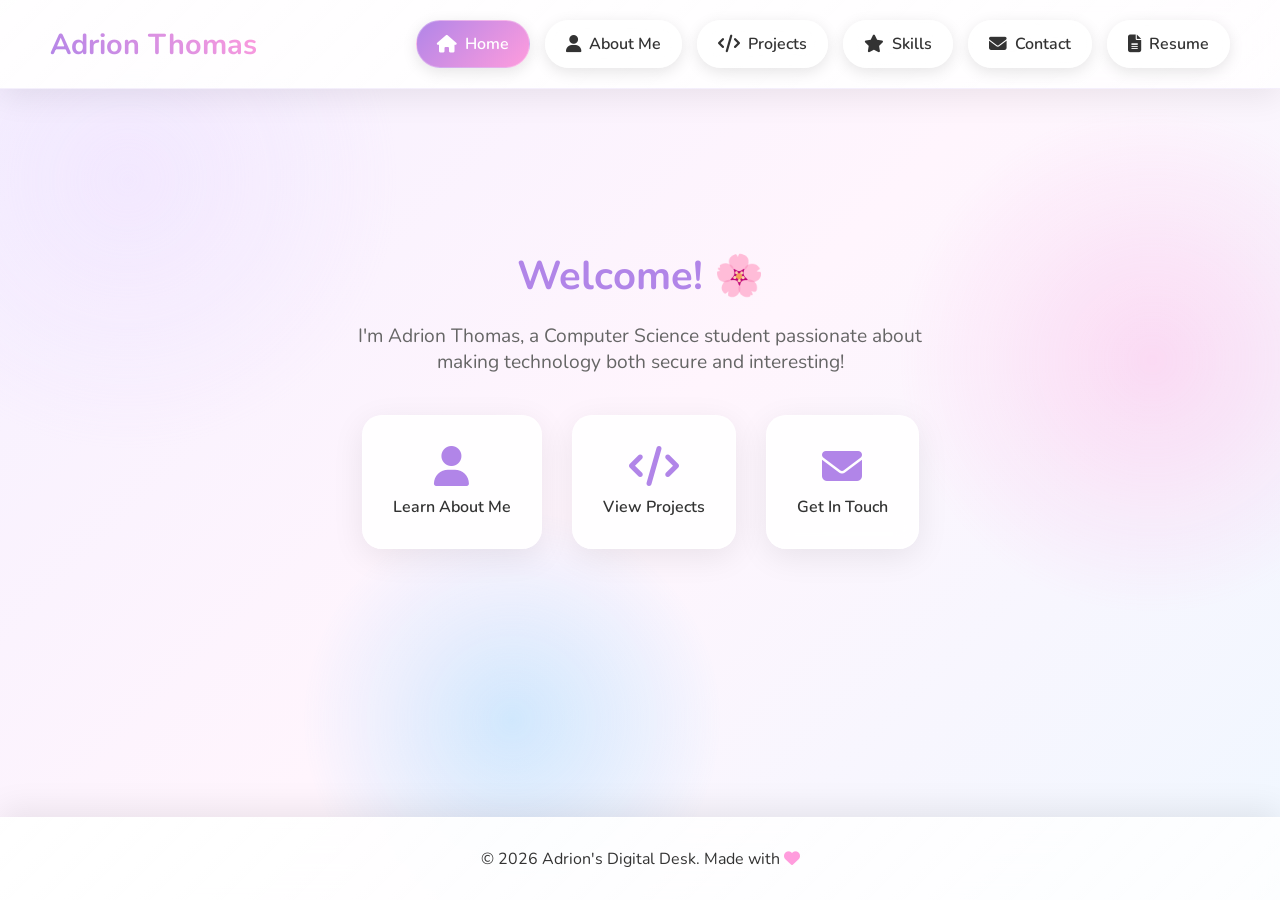
<file: index.html>
<!DOCTYPE html>
<html lang="en">
<head>
    <meta charset="UTF-8">
    <title>Adrion's Portfolio 🌸</title>
    <link rel="stylesheet" href="style.css">
        <!-- font awesone icons -->
    <link rel="stylesheet" href="https://cdnjs.cloudflare.com/ajax/libs/font-awesome/6.4.0/css/all.min.css">
        <!-- google fonts for the text-->
    <link href="https://fonts.googleapis.com/css2?family=Nunito:wght@300;400;600;700&family=Poppins:wght@300;400;500&display=swap" rel="stylesheet">
</head>
<body>
    <header class="navbar">
        <span class="logo">Adrion Thomas</span>
        <ul class="nav-links">
            <li><a class="active" href="index.html"><i class="fas fa-home"></i><span>Home</span></a></li>
            <li><a href="about.html"><i class="fas fa-user"></i><span>About Me</span></a></li>
            <li><a href="projects.html"><i class="fas fa-code"></i><span>Projects</span></a></li>
            <li><a href="skills.html"><i class="fas fa-star"></i><span>Skills</span></a></li>
            <li><a href="contact.html"><i class="fas fa-envelope"></i><span>Contact</span></a></li>
            <li><a href="resume.html"><i class="fas fa-file-alt"></i><span>Resume</span></a></li>
        </ul>
    </header>

    <main class="main-content">
        <section class="hero-section">
            <div class="hero-content">
                <h2>Welcome! 🌸</h2>
                <p>I'm Adrion Thomas, a Computer Science student passionate about making technology both secure and interesting!</p>
                <div class="hero-icons">
                    <a href="about.html" class="hero-icon">
                        <i class="fas fa-user"></i>
                        <span>Learn About Me</span>
                    </a>
                    <a href="projects.html" class="hero-icon">
                        <i class="fas fa-code"></i>
                        <span>View Projects</span>
                    </a>
                    <a href="contact.html" class="hero-icon">
                        <i class="fas fa-envelope"></i>
                        <span>Get In Touch</span>
                    </a>
                </div>
            </div>
        </section>
    </main>

    <footer class="site-footer">
        <p>© 2026 Adrion's Digital Desk. Made with <i class="fas fa-heart"></i></p>
    </footer>
</body>
</html>
</file>
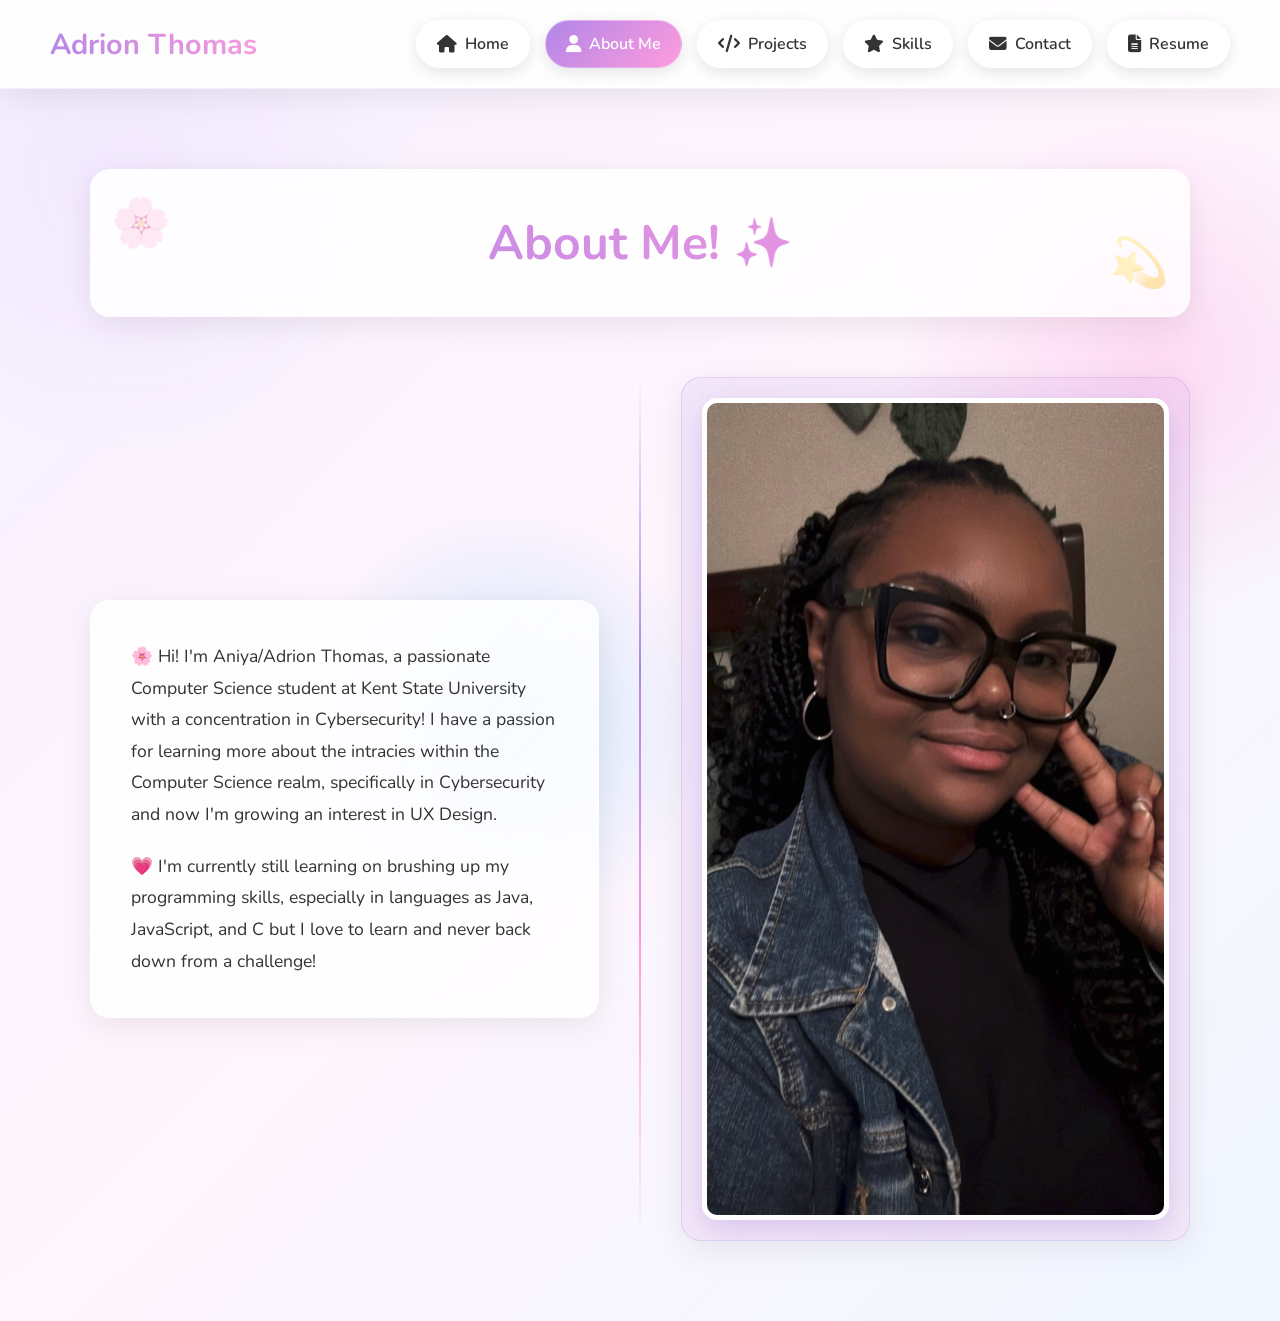
<file: about.html>
<!DOCTYPE html>
<html lang="en">
<head>
    <meta charset="UTF-8">
    <title>About Me - Adrion Thomas</title>
    <link rel="stylesheet" href="style.css">
    <link rel="stylesheet" href="https://cdnjs.cloudflare.com/ajax/libs/font-awesome/6.4.0/css/all.min.css">
    <link href="https://fonts.googleapis.com/css2?family=Nunito:wght@300;400;600;700&family=Poppins:wght@300;400;500&display=swap" rel="stylesheet">
</head>
<body>
    <header class="navbar">
        <span class="logo">Adrion Thomas</span>
        <ul class="nav-links">
            <li><a href="index.html"><i class="fas fa-home"></i><span>Home</span></a></li>
            <li><a class="active" href="about.html"><i class="fas fa-user"></i><span>About Me</span></a></li>
            <li><a href="projects.html"><i class="fas fa-code"></i><span>Projects</span></a></li>
            <li><a href="skills.html"><i class="fas fa-star"></i><span>Skills</span></a></li>
            <li><a href="contact.html"><i class="fas fa-envelope"></i><span>Contact</span></a></li>
            <li><a href="resume.html"><i class="fas fa-file-alt"></i><span>Resume</span></a></li>
        </ul>
    </header>

    <section>
        <div class="about-banner">
            <h2> About Me! ✨</h2>
        </div>
    
        <div class="about-container">
            <div class="about-text">
                <p>
                    🌸 Hi! I'm Aniya/Adrion Thomas, a passionate Computer Science student at Kent State University with a concentration in Cybersecurity! I have a passion for learning more about the intracies within the Computer Science realm, specifically in Cybersecurity and now I'm growing an interest in UX Design.
                </p>
                <p>
                    💗 I'm currently still learning on brushing up my programming skills, especially in languages as Java, JavaScript, and C but I love to learn and never back down from a challenge! 
                </p>
            </div>
    
            <div class="divider"></div>
            <div class="about-image">
                <img src="images/me.jpeg" alt="Adrion Thomas" class="profile-photo">
            </div>
        </div>
    </section>
</body>
</html>
</file>
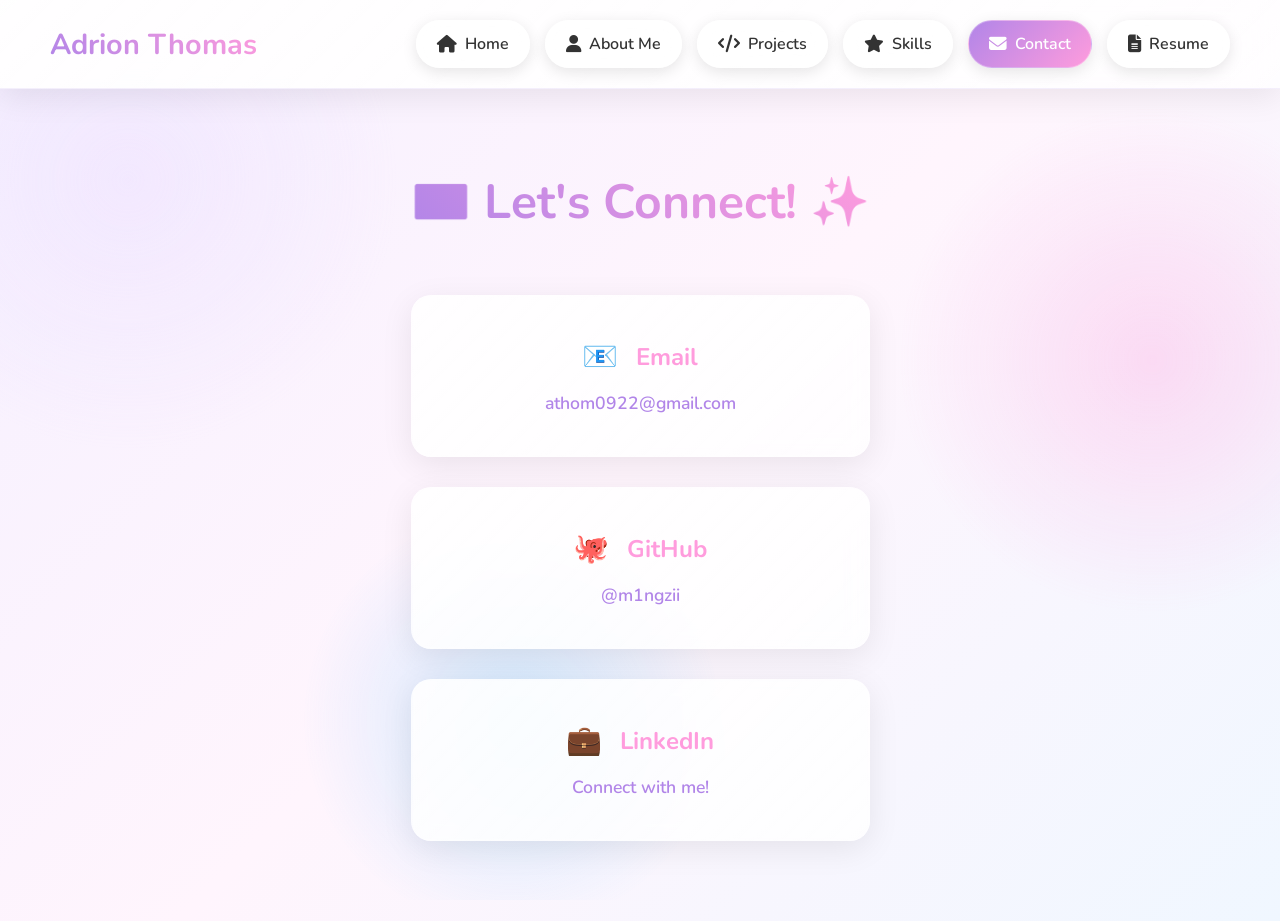
<file: contact.html>
<!DOCTYPE html>
<html lang="en">
<head>
    <meta charset="UTF-8">
    <title>Contact - Adrion Thomas</title>
    <link rel="stylesheet" href="style.css">
    <link rel="stylesheet" href="https://cdnjs.cloudflare.com/ajax/libs/font-awesome/6.4.0/css/all.min.css">
    <link href="https://fonts.googleapis.com/css2?family=Nunito:wght@300;400;600;700&family=Poppins:wght@300;400;500&display=swap" rel="stylesheet">
</head>
<body>
    <header class="navbar">
        <span class="logo">Adrion Thomas</span>
        <ul class="nav-links">
            <li><a href="index.html"><i class="fas fa-home"></i><span>Home</span></a></li>
            <li><a href="about.html"><i class="fas fa-user"></i><span>About Me</span></a></li>
            <li><a href="projects.html"><i class="fas fa-code"></i><span>Projects</span></a></li>
            <li><a href="skills.html"><i class="fas fa-star"></i><span>Skills</span></a></li>
            <li><a class="active" href="contact.html"><i class="fas fa-envelope"></i><span>Contact</span></a></li>
            <li><a href="resume.html"><i class="fas fa-file-alt"></i><span>Resume</span></a></li>
        </ul>
    </header>

    <section class="contact-section">
        <h1 class="contact-title">💌 Let's Connect! ✨</h1>

        <div class="contact-container">
            <div class="contact-card">
                <h3>Email</h3>
                <a href="mailto:athom0922@gmail.com">athom0922@gmail.com</a>
            </div>

            <div class="contact-card">
                <h3>GitHub</h3>
                <a href="https://github.com/m1ngzii" target="_blank">@m1ngzii</a>
            </div>

            <div class="contact-card">
                <h3>LinkedIn</h3>
                <a href="https://linkedin.com/in/aniya-thomas-87254738b" target="_blank">Connect with me!</a>
            </div>
        </div>
    </section>
</body>
</html>
</file>
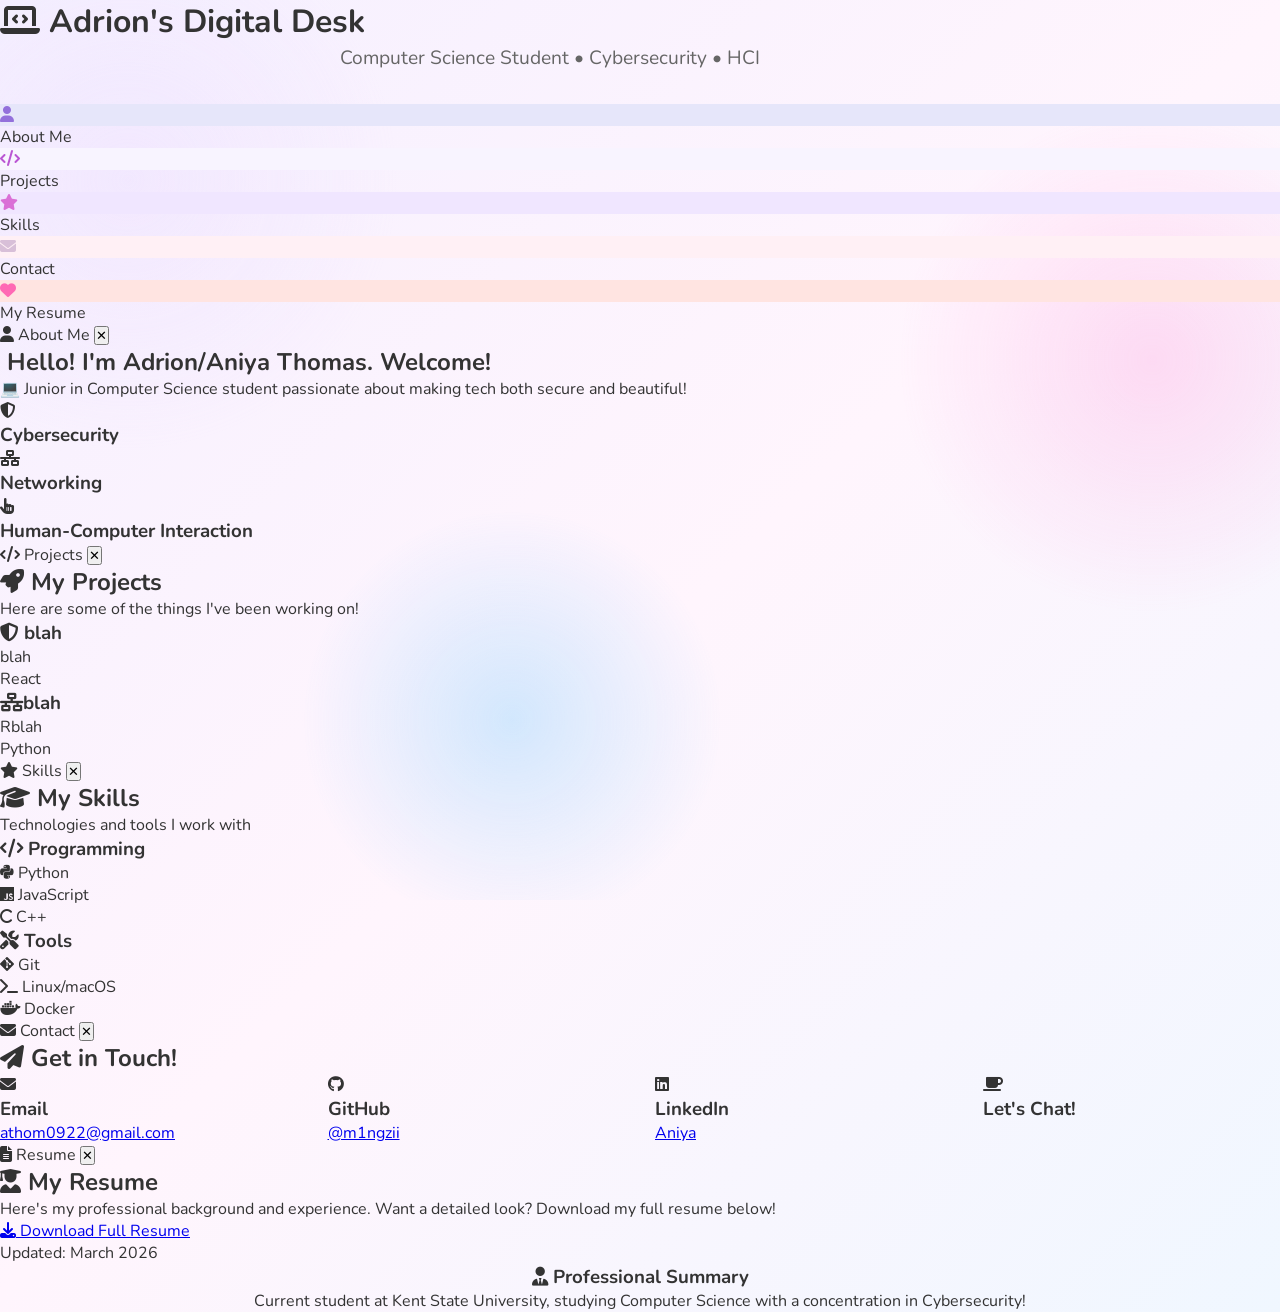
<file: index-cool.html>
<!DOCTYPE html>
<html lang="en">
<head>
    <meta charset="UTF-8">
    <title>Adrion's Portfolio 🌸</title>
    <link rel="stylesheet" href="style.css">
    <link rel="stylesheet" href="https://cdnjs.cloudflare.com/ajax/libs/font-awesome/6.4.0/css/all.min.css">
    <link href="https://fonts.googleapis.com/css2?family=Nunito:wght@300;400;600;700&family=Poppins:wght@300;400;500&display=swap" rel="stylesheet">
</head>
<body>
    <div class="cute-header">
        <h1><i class="fas fa-laptop-code"></i> Adrion's Digital Desk</h1>
        <p class="subtitle">Computer Science Student • Cybersecurity • HCI</p>
    </div>

    <div class="desktop">
        <div class="icon" onclick="openWindow('aboutWindow')">
            <div class="icon-circle" style="background: #E6E6FA;">
                <i class="fas fa-user" style="color: #9370DB;"></i>
            </div>
            <p>About Me</p>
        </div>

        <div class="icon" onclick="openWindow('projectsWindow')">
            <div class="icon-circle" style="background: #F8F4FF;">
                <i class="fas fa-code" style="color: #BA55D3;"></i>
            </div>
            <p>Projects</p>
        </div>

        <div class="icon" onclick="openWindow('skillsWindow')">
            <div class="icon-circle" style="background: #F0E6FF;">
                <i class="fas fa-star" style="color: #DA70D6;"></i>
            </div>
            <p>Skills</p>
        </div>

        <div class="icon" onclick="openWindow('contactWindow')">
            <div class="icon-circle" style="background: #FFF0F5;">
                <i class="fas fa-envelope" style="color: #D8BFD8;"></i>
            </div>
            <p>Contact</p>
        </div>
        
        <div class="icon" onclick="openWindow('resumeWindow')">
            <div class="icon-circle" style="background: #FFE4E1;">
                <i class="fas fa-heart" style="color: #FF69B4;"></i>
            </div>
            <p>My Resume</p>
        </div>
    </div>

    <div id="aboutWindow" class="window cute-window">
        <div class="window-header cute-header">
            <span><i class="fas fa-user"></i> About Me</span>
            <button onclick="closeWindow('aboutWindow')" class="cute-close">✕</button>
        </div>
        <div class="window-content">
            <h2><i class="fas fa-sparkles"></i> Hello! I'm Adrion/Aniya Thomas. Welcome! </h2>
            <p>
                💻 Junior in Computer Science student passionate about making tech both secure and beautiful!
            </p>
            <div class="about-details">
                <div class="detail-box">
                    <i class="fas fa-shield-alt"></i>
                    <h3>Cybersecurity</h3>
                </div>
                <div class="detail-box">
                    <i class="fas fa-network-wired"></i>
                    <h3>Networking</h3>
                </div>
                <div class="detail-box">
                    <i class="fas fa-hand-pointer"></i>
                    <h3>Human-Computer Interaction</h3>
                </div>
            </div>
        </div>
    </div>

    <!-- Projects Window -->
    <div id="projectsWindow" class="window cute-window">
        <div class="window-header cute-header">
            <span><i class="fas fa-code"></i> Projects</span>
            <button onclick="closeWindow('projectsWindow')" class="cute-close">✕</button>
        </div>
        <div class="window-content">
            <h2><i class="fas fa-rocket"></i> My Projects</h2>
            <p>Here are some of the things I've been working on!</p>
            <div class="project-grid">
                <div class="project-card">
                    <h3><i class="fas fa-shield-alt"></i> blah</h3>
                    <p>blah</p>
                    <div class="tech-tags">
                        <span class="tech-tag">React</span>
                    </div>
                </div>
                <div class="project-card">
                    <h3><i class="fas fa-network-wired"></i>blah</h3>
                    <p>Rblah </p>
                    <div class="tech-tags">
                        <span class="tech-tag">Python</span>
                    </div>
                </div>
            </div>
        </div>
    </div>

    <!-- Skills Window -->
    <div id="skillsWindow" class="window cute-window">
        <div class="window-header cute-header">
            <span><i class="fas fa-star"></i> Skills</span>
            <button onclick="closeWindow('skillsWindow')" class="cute-close">✕</button>
        </div>
        <div class="window-content">
            <h2><i class="fas fa-graduation-cap"></i> My Skills</h2>
            <p>Technologies and tools I work with</p>
            <div class="skills-container">
                <div class="skill-category">
                    <h3><i class="fas fa-code"></i> Programming</h3>
                    <div class="skill-items">
                        <div class="skill-item"><i class="fab fa-python"></i> Python</div>
                        <div class="skill-item"><i class="fab fa-js"></i> JavaScript</div>
                        <div class="skill-item"><i class="fas fa-c"></i> C++</div>
                    </div>
                </div>
                <div class="skill-category">
                    <h3><i class="fas fa-tools"></i> Tools</h3>
                    <div class="skill-items">
                        <div class="skill-item"><i class="fab fa-git-alt"></i> Git</div>
                        <div class="skill-item"><i class="fas fa-terminal"></i> Linux/macOS </div>
                        <div class="skill-item"><i class="fab fa-docker"></i> Docker</div>
                    </div>
                </div>
            </div>
        </div>
    </div>

    <!-- Contact Window -->
    <div id="contactWindow" class="window cute-window">
        <div class="window-header cute-header">
            <span><i class="fas fa-envelope"></i> Contact</span>
            <button onclick="closeWindow('contactWindow')" class="cute-close">✕</button>
        </div>
        <div class="window-content">
            <h2><i class="fas fa-paper-plane"></i> Get in Touch!</h2>
            <div class="contact-container">
                <div class="contact-method">
                    <i class="fas fa-envelope"></i>
                    <h3>Email</h3>
                    <a href="mailto:athom0922@gmail.com">athom0922@gmail.com</a>
                </div>
                <div class="contact-method">
                    <i class="fab fa-github"></i>
                    <h3>GitHub</h3>
                    <a href="https://github.com/m1ngzii" target="_blank">@m1ngzii</a>
                </div>
                <div class="contact-method">
                    <i class="fab fa-linkedin"></i>
                    <h3>LinkedIn</h3>
                    <a href="https://www.linkedin.com/in/aniya-thomas-87254738b/" target="_blank">Aniya</a>
                </div>
                <div class="contact-method">
                    <i class="fas fa-coffee"></i>
                    <h3>Let's Chat!</h3>
                </div>
            </div>
        </div>
    </div>

    <!-- Resume Window -->
    <div id="resumeWindow" class="window cute-window">
        <div class="window-header cute-header">
            <span><i class="fas fa-file-alt"></i> Resume</span>
            <button onclick="closeWindow('resumeWindow')" class="cute-close">✕</button>
        </div>
        <div class="window-content">
            <h2><i class="fas fa-user-graduate"></i> My Resume</h2>
            <p>Here's my professional background and experience. Want a detailed look? Download my full resume below!</p>
            
            <div class="resume-download">
                <a href="files/Resume - Aniya Thomas.pdf" download class="download-button">
                    <i class="fas fa-download"></i>
                    Download Full Resume
                </a>
                <p class="download-note">Updated: March 2026</p>
            </div>
            
            <div class="resume-sections">
                <div class="resume-section">
                    <h3><i class="fas fa-user-tie"></i> Professional Summary</h3>
                    <p> Current student at Kent State University, studying Computer Science with a concentration in Cybersecurity! </p>
                </div>
                
                
            </div>
        </div>
    </div>


<script>
    // Window Management
    const windows = {};
    let activeWindow = null;

    // Initialize windows
    document.addEventListener('DOMContentLoaded', () => {
        // Find all windows
        document.querySelectorAll('.window').forEach(win => {
            windows[win.id] = win;
            makeDraggable(win);
        });

        // Set up clock
        updateClock();
        setInterval(updateClock, 1000);
    });

    // Make windows draggable
    function makeDraggable(element) {
        let pos1 = 0, pos2 = 0, pos3 = 0, pos4 = 0;
        const header = element.querySelector('.window-header');
        if (header) {
            header.onmousedown = dragMouseDown;
        }

        function dragMouseDown(e) {
            e.preventDefault();
            pos3 = e.clientX;
            pos4 = e.clientY;
            document.onmouseup = closeDragElement;
            document.onmousemove = elementDrag;
            
            // Bring window to front
            bringToFront(element.id);
        }

        function elementDrag(e) {
            e.preventDefault();
            pos1 = pos3 - e.clientX;
            pos2 = pos4 - e.clientY;
            pos3 = e.clientX;
            pos4 = e.clientY;

            const newTop = element.offsetTop - pos2;
            const newLeft = element.offsetLeft - pos1;
            
            // Check boundaries
            const maxX = window.innerWidth - element.offsetWidth;
            const maxY = window.innerHeight - element.offsetHeight - document.querySelector('.taskbar').offsetHeight;
            
            element.style.top = `${Math.min(Math.max(0, newTop), maxY)}px`;
            element.style.left = `${Math.min(Math.max(0, newLeft), maxX)}px`;
        }

        function closeDragElement() {
            document.onmouseup = null;
            document.onmousemove = null;
        }
    }

    // Open window
    function openWindow(windowId) {
        const window = windows[windowId];
        if (window) {
            // Close other windows
            Object.keys(windows).forEach(id => {
                if (id !== windowId) {
                    closeWindow(id);
                }
            });
            
            // Reset position to center if needed
            resetWindowPosition(window);
            
            // Show window with animation
            window.style.display = 'flex';
            setTimeout(() => {
                window.style.opacity = '1';
            }, 10);
            
            // Set as active window
            activeWindow = windowId;
            bringToFront(windowId);
        }
    }

    // Close window
    function closeWindow(windowId) {
        const window = windows[windowId];
        if (window) {
            window.style.opacity = '0';
            setTimeout(() => {
                window.style.display = 'none';
            }, 300);
            
            if (activeWindow === windowId) {
                activeWindow = null;
            }
        }
    }

    // Reset window position to center
    function resetWindowPosition(window) {
        if (window.style.top === '' && window.style.left === '') {
            const winWidth = window.offsetWidth;
            const winHeight = window.offsetHeight;
            const top = (window.innerHeight - winHeight) / 2;
            const left = (window.innerWidth - winWidth) / 2;
            
            window.style.top = `${top}px`;
            window.style.left = `${left}px`;
        }
    }

    // Bring window to front
    function bringToFront(windowId) {
        const window = windows[windowId];
        
        // Reset z-index for all windows
        Object.values(windows).forEach(win => {
            win.style.zIndex = 10;
        });
        
        // Bring this window to front
        window.style.zIndex = 20;
        activeWindow = windowId;
    }

    // Update clock
    function updateClock() {
        const clockElement = document.getElementById('clock');
        if (clockElement) {
            const now = new Date();
            const hours = now.getHours().toString().padStart(2, '0');
            const minutes = now.getMinutes().toString().padStart(2, '0');
            clockElement.textContent = `${hours}:${minutes}`;
        }
    }

    // Handle clicks outside of windows
    document.addEventListener('mousedown', (e) => {
        if (e.target.closest('.window')) {
            const windowId = e.target.closest('.window').id;
            bringToFront(windowId);
        }
    });

</script>
</body>

</html>
</file>
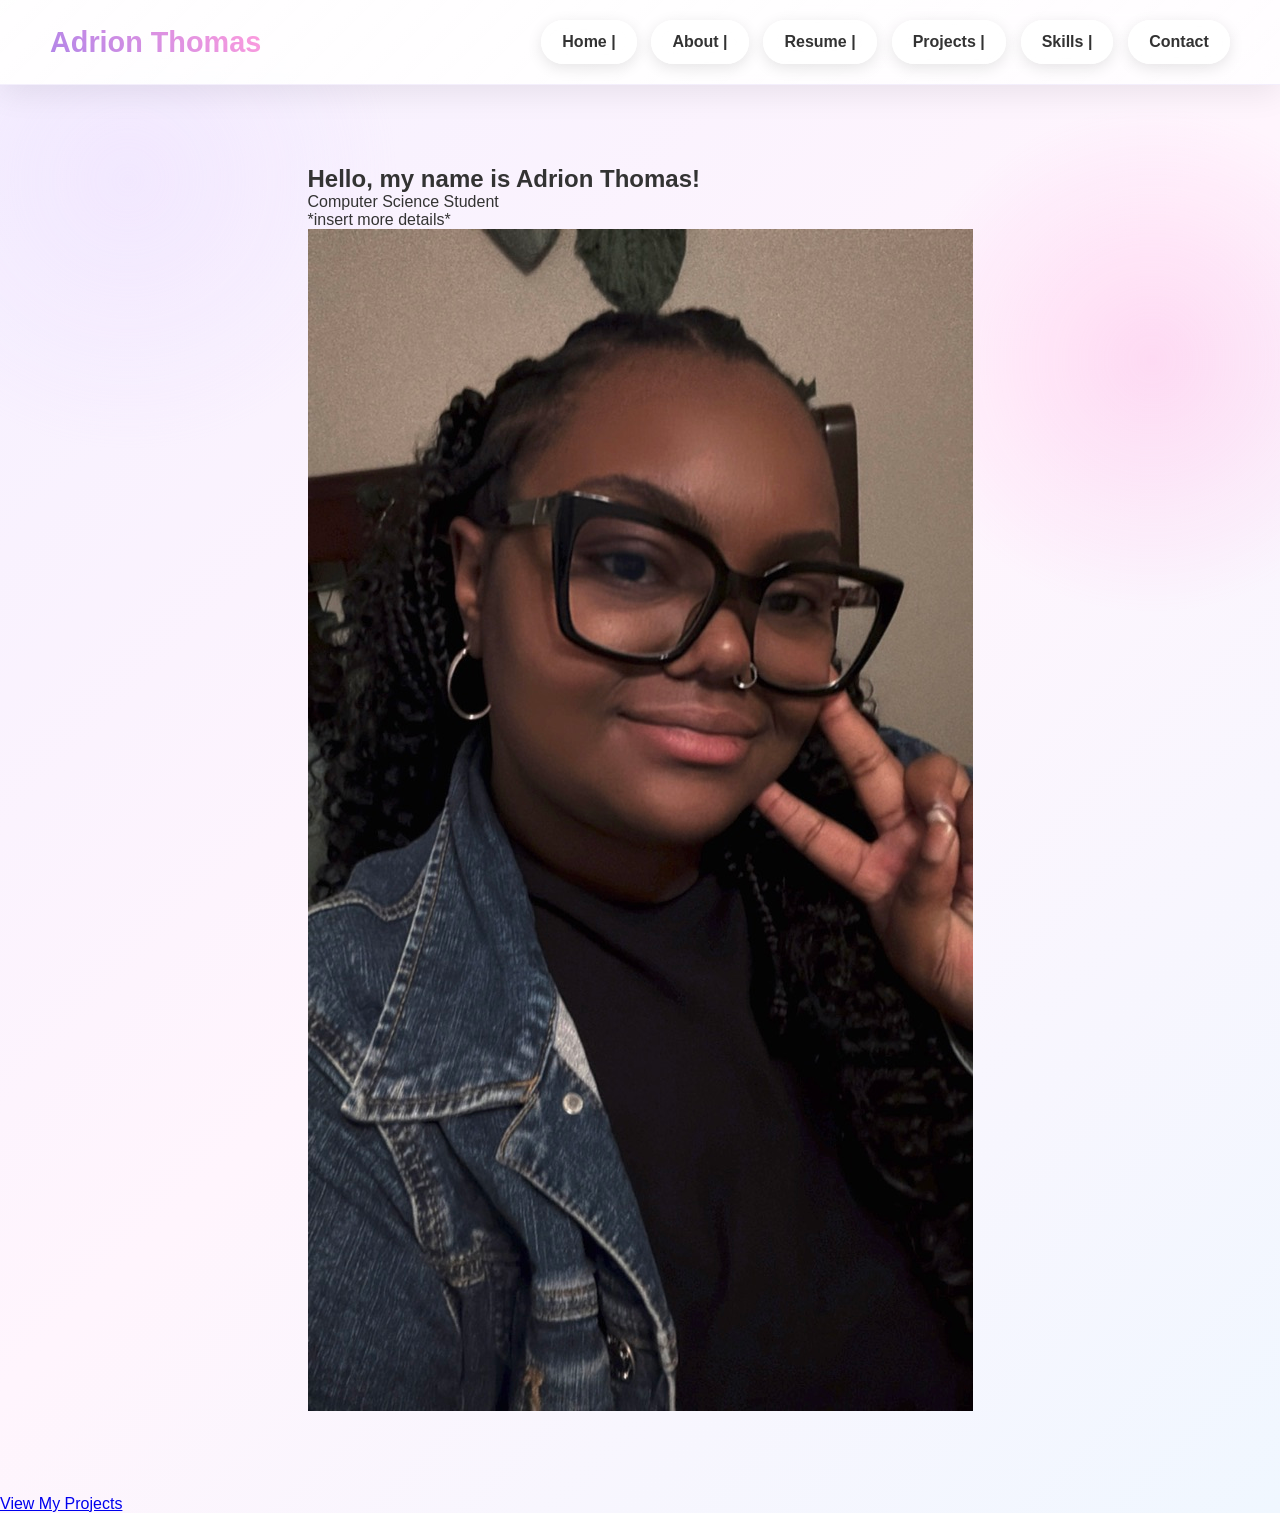
<file: index-older.html>
<!DOCTYPE html> 
<html lang="en">
<head>
    <meta charset="UTF-8"
    <title>  </title>
    <link rel="stylesheet" href="style.css">
</head>
<body>
    <header>
        <nav class="navbar">
            <span class="logo">Adrion Thomas</span>
            <ul class="nav-links">
                <li><a href="#home">Home | </a></li>
                <li><a href="about.html">About | </a></li>
                <li><a href="resume.html">Resume | </a></li>
                <li><a href="projects.html">Projects | </a></li>
                <li><a href="skills.html">Skills |</a></li>
                <li><a href="contact.html">Contact</a></li>
            </ul>
        </nav>
    </header>

    <section id="home" class="home-section">
        <div class="home-text">
            <h1> Hello, my name is Adrion Thomas!</h1>
            <p> Computer Science Student </p>
            <p> *insert more details* </p>
        </div>

        <div class="home-image">
            <div class="circle">
                <img src="images/me.jpeg" alt="Photo of me, Adrion">
            </div>
        </div>
    </section>

    <div class="projects-button-container">
    <a href="projects.html" class="projects-btn">View My Projects</a>
    </div>
</body>
</html>
</file>
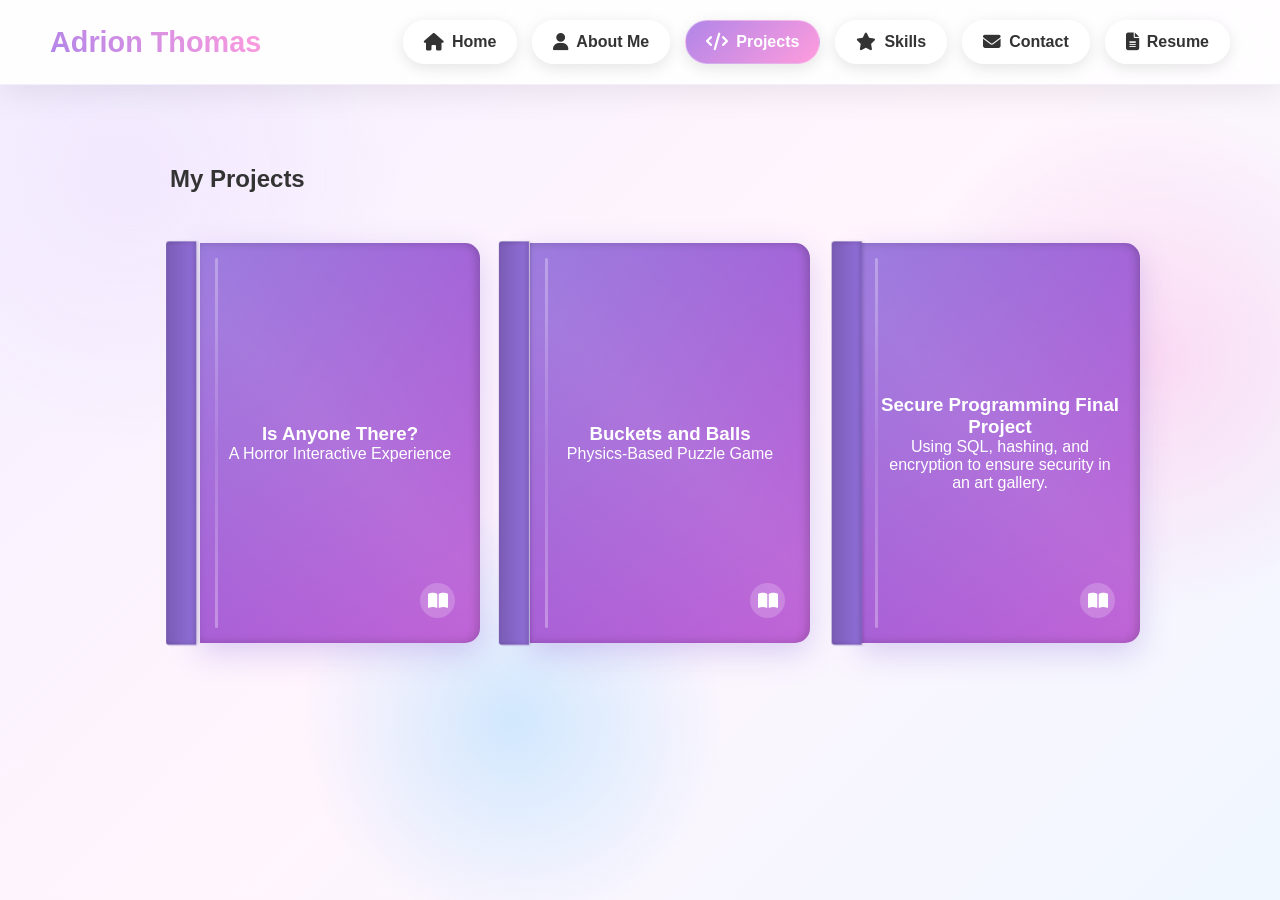
<file: projects.html>
<!DOCTYPE html>
<html lang="en">
<head>
    <meta charset="UTF-8">
    <title>Projects - Adrion Thomas</title>
    <link rel="stylesheet" href="style.css">
    <link rel="stylesheet" href="https://cdnjs.cloudflare.com/ajax/libs/font-awesome/6.4.0/css/all.min.css">
</head>
<body>
    <header class="navbar">
        <span class="logo">Adrion Thomas</span>
        <ul class="nav-links">
            <li><a href="index.html"><i class="fas fa-home"></i><span>Home</span></a></li>
            <li><a href="about.html"><i class="fas fa-user"></i><span>About Me</span></a></li>
            <li><a class="active" href="projects.html"><i class="fas fa-code"></i><span>Projects</span></a></li>
            <li><a href="skills.html"><i class="fas fa-star"></i><span>Skills</span></a></li>
            <li><a href="contact.html"><i class="fas fa-envelope"></i><span>Contact</span></a></li>
            <li><a href="resume.html"><i class="fas fa-file-alt"></i><span>Resume</span></a></li>
        </ul>
    </header>

    <section class="projects-section">
        <h1 class="projects-title"> My Projects </h1>
        
        <div class="project-books">
            <div class="project-book" onclick="openBook(this, 'book1')">
                <div class="book-spine"></div>
                <div class="book-container">
                    <div class="book-cover">
                        <h3 class="book-title">Is Anyone There?</h3>
                        <p class="book-subtitle">A Horror Interactive Experience</p>
                        <span class="open-indicator">
                            <i class="fas fa-book-open"></i>
                        </span>
                    </div>
                    <div class="book-pages">
                        <div class="pages-content">
                            <p class="page-text">
An escape room game where the player needs to evacuate a failing rocket ship. The game's puzzles grow increasingly complicated and the time is continously going down.                              </p>
                            <div class="page-line"></div>
                            <p><strong>Technologies Used:</strong></p>
                            <div class="tech-badges">
                                <span class="tech-badge">JavaScript</span>
                                <span class="tech-badge">Game Logic</span>
                                <span class="tech-badge">Interactive Design</span>
                            </div>
                            <div class="page-line"></div>
                            <a href="https://github.com/CS33901-Team-Alpha/Is-Anyone-There" target="_blank" class="github-link">
                                <i class="fab fa-github"></i>
                                View on GitHub
                            </a>
                        </div>
                    </div>
                </div>
            </div>

            <div class="project-book" onclick="openBook(this, 'book2')">
                <div class="book-spine"></div>
                <div class="book-container">
                    <div class="book-cover">
                        <h3 class="book-title">Buckets and Balls</h3>
                        <p class="book-subtitle">Physics-Based Puzzle Game</p>
                        <span class="open-indicator">
                            <i class="fas fa-book-open"></i>
                        </span>
                    </div>
                    <div class="book-pages">
                        <div class="pages-content">
                            <p class="page-text">
                                A Papa Louie-inspired physics game. The player plays as Roy from Papa's Pizzeria and has to grab the correct pizza toppings or else they're penalized! As the game goes on, the toppings fall faster. 
                                The game is interesting because has two sections: the client and the server. The client must wait for the server to be deployed before they can connect to it and has to ensure it has the same IP Address and port of the server to play. 
                            </p>
                            <div class="page-line"></div>
                            <p><strong>Technologies Used:</strong></p>
                            <div class="tech-badges">
                                <span class="tech-badge">Python</span>
                                <span class="tech-badge">Pygame</span>
                                <span class="tech-badge">Sockets</span>
                                <span class="tech-badge">Networking</span>

                            </div>
                            <div class="page-line"></div>
                            <a href="https://github.com/alprack/Buckets-n-Balls" target="_blank" class="github-link">
                                <i class="fab fa-github"></i>
                                View on GitHub
                            </a>
                        </div>
                    </div>
                </div>
            </div>

            <div class="project-book" onclick="openBook(this, 'book3')">
                <div class="book-spine"></div>
                <div class="book-container">
                    <div class="book-cover">
                        <h3 class="book-title"> Secure Programming Final Project </h3>
                        <p class="book-subtitle"> Using SQL, hashing, and encryption to ensure security in an art gallery.</p>
                        <span class="open-indicator">
                            <i class="fas fa-book-open"></i>
                        </span>
                    </div>
                    <div class="book-pages">
                        <div class="pages-content">
                            <p class="page-text">
                                A secure log management system with encryption, authentication and integrity protections. SHA-256 is used for secure authentication between log writing and reading components.
                                There are preventions against common vulnerabilites including SQL injection, malformed input attacks, and token spoofing, all with valid tests to showcase the security of the system. 
                            </p>
                            <div class="page-line"></div>
                            <p><strong>Technologies Used:</strong></p>
                            <div class="tech-badges">
                                <span class="tech-badge">C++</span>
                                <span class="tech-badge">SQLite3</span>
                                <span class="tech-badge">OpenSSL</span>
                            </div>

                            <div class="page-line"></div>
                            <a href="https://github.com/ian-1979/Secure-Programming-Final-Project" target="_blank" class="github-link">
                                <i class="fab fa-github"></i>
                                View on Github
                            </a>
                        </div>
                    </div>
                </div>
            </div>

        </div>
    </section>

    <script>
        function openBook(bookElement, bookId) {
            // Check if this book is already open
            const isCurrentlyOpen = bookElement.classList.contains('open');
            
            // Close all books first and reset heights
            document.querySelectorAll('.project-book').forEach(book => {
                book.classList.remove('open');
                book.style.height = '400px'; // Reset to original height
            });
            
            // Only open the clicked book if it wasn't already open
            if (!isCurrentlyOpen) {
                bookElement.classList.add('open');
                
                // Measure content and set appropriate height
                setTimeout(() => {
                    const bookPages = bookElement.querySelector('.pages-content');
                    const contentHeight = bookPages.scrollHeight;
                    
                    // Calculate needed height (content + padding + extra space)
                    const neededHeight = Math.max(400, contentHeight + 60);
                    
                    // Set the new height for the book
                    bookElement.style.height = neededHeight + 'px';
                    
                    // Create ripple effect
                    createRipple(bookElement);
                }, 100);
                
                // Scroll to the opened book
                setTimeout(() => {
                    bookElement.scrollIntoView({ 
                        behavior: 'smooth', 
                        block: 'nearest' 
                    });
                }, 200);
            }
        }

        function createRipple(element) {
            // Create a subtle ripple effect
            const ripple = document.createElement('div');
            ripple.style.position = 'absolute';
            ripple.style.width = '100px';
            ripple.style.height = '100px';
            ripple.style.borderRadius = '50%';
            ripple.style.background = 'rgba(147, 112, 219, 0.3)';
            ripple.style.transform = 'scale(0)';
            ripple.style.animation = 'ripple 0.6s ease-out';
            ripple.style.pointerEvents = 'none';
            
            element.appendChild(ripple);
            
            setTimeout(() => {
                ripple.remove();
            }, 600);
        }

        // Add ripple animation
        const style = document.createElement('style');
        style.textContent = `
            @keyframes ripple {
                to {
                    transform: scale(4);
                    opacity: 0;
                }
            }
        `;
        document.head.appendChild(style);
    </script>
</body>
</html>
</file>
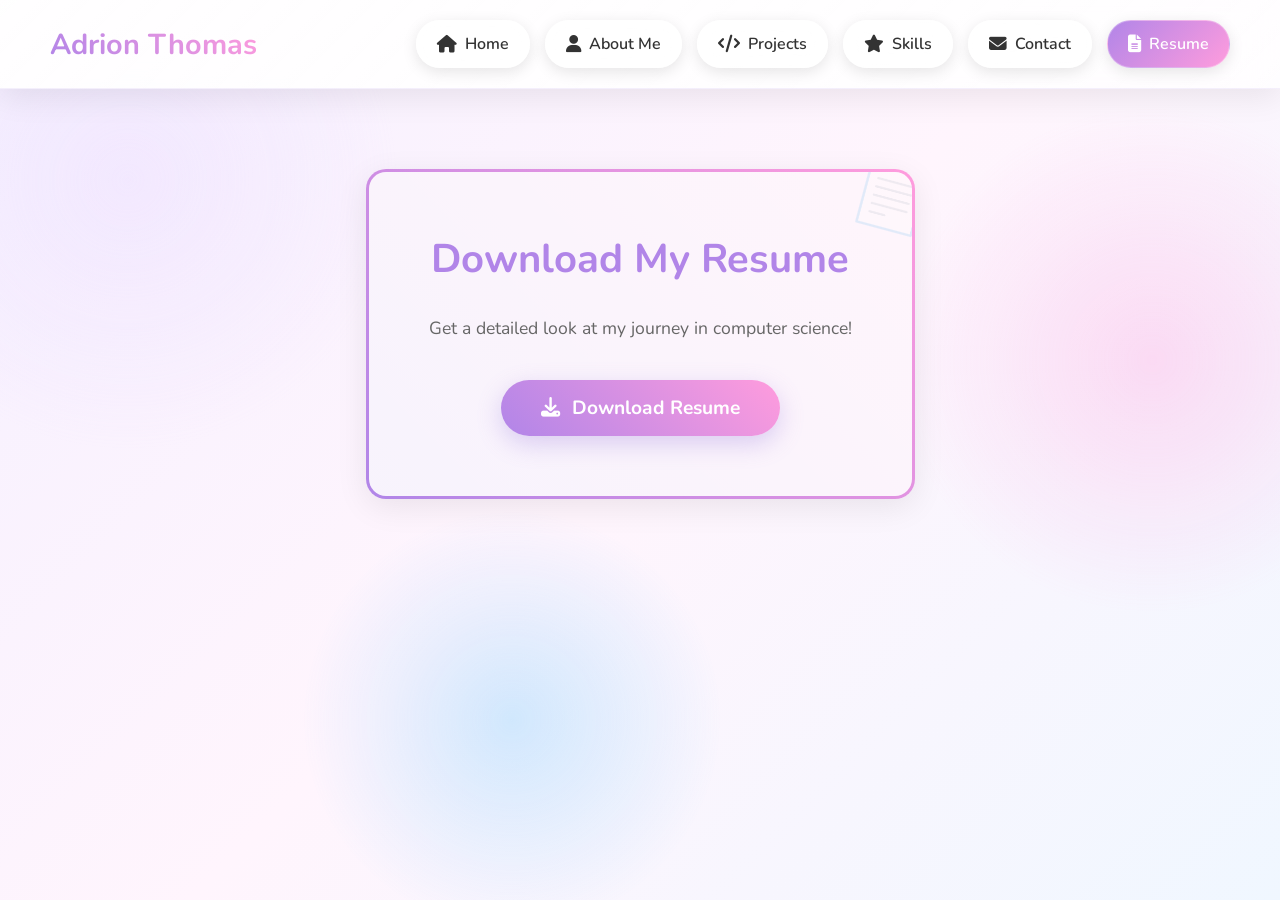
<file: resume.html>
<!DOCTYPE html>
<html lang="en">
<head>
    <meta charset="UTF-8">
    <title>Resume - Adrion Thomas</title>
    <link rel="stylesheet" href="style.css">
    <link rel="stylesheet" href="https://cdnjs.cloudflare.com/ajax/libs/font-awesome/6.4.0/css/all.min.css">
    <link href="https://fonts.googleapis.com/css2?family=Nunito:wght@300;400;600;700&family=Poppins:wght@300;400;500&display=swap" rel="stylesheet">
</head>
<body>
    <header class="navbar">
        <span class="logo">Adrion Thomas</span>
        <ul class="nav-links">
            <li><a href="index.html"><i class="fas fa-home"></i><span>Home</span></a></li>
            <li><a href="about.html"><i class="fas fa-user"></i><span>About Me</span></a></li>
            <li><a href="projects.html"><i class="fas fa-code"></i><span>Projects</span></a></li>
            <li><a href="skills.html"><i class="fas fa-star"></i><span>Skills</span></a></li>
            <li><a href="contact.html"><i class="fas fa-envelope"></i><span>Contact</span></a></li>
            <li><a class="active" href="resume.html"><i class="fas fa-file-alt"></i><span>Resume</span></a></li>
        </ul>
    </header>

    <section class="resume-section">
        <div class="resume-card">
            <h2> Download My Resume</h2>
            <p style="margin-bottom: 40px; font-size: 1.1rem; color: var(--text-light);">Get a detailed look at my journey in computer science!</p>
            <a href="files/Resume - Aniya Thomas.pdf" download>
                <i class="fas fa-download"></i>
                Download Resume
            </a>
        </div>
    </section>
</body>
</html>
</file>
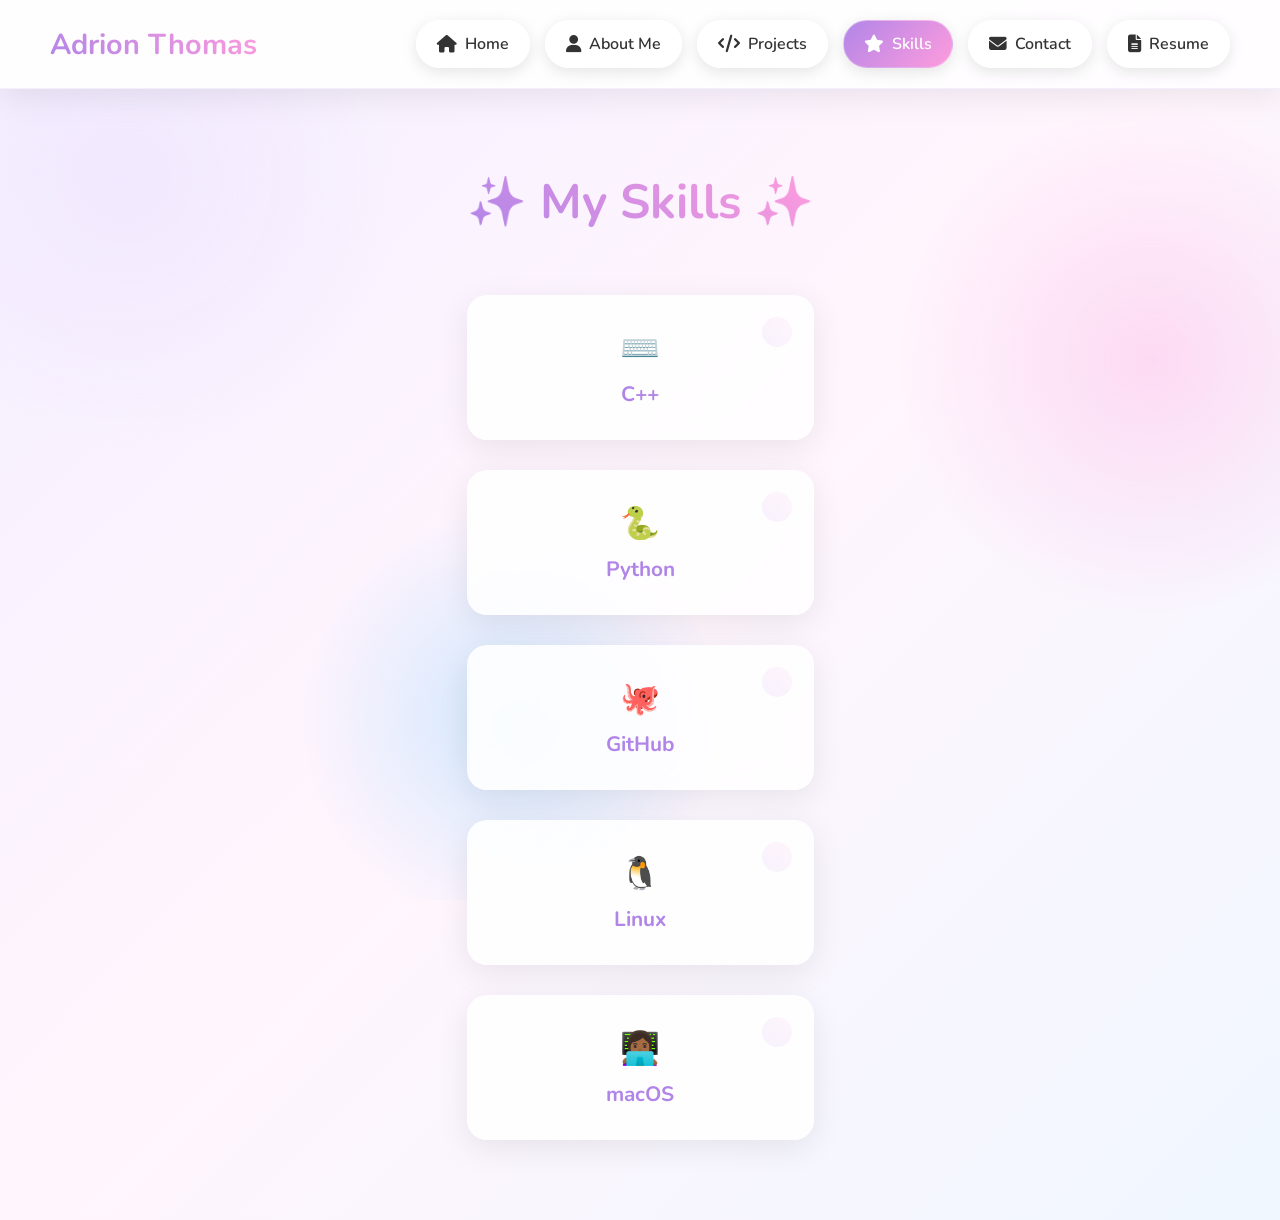
<file: skills.html>
<!DOCTYPE html>
<html lang="en">
<head>
    <meta charset="UTF-8">
    <title>Skills - Adrion Thomas</title>
    <link rel="stylesheet" href="style.css">
    <link rel="stylesheet" href="https://cdnjs.cloudflare.com/ajax/libs/font-awesome/6.4.0/css/all.min.css">
    <link href="https://fonts.googleapis.com/css2?family=Nunito:wght@300;400;600;700&family=Poppins:wght@300;400;500&display=swap" rel="stylesheet">
</head>
<body>
    <header class="navbar">
        <span class="logo">Adrion Thomas</span>
        <ul class="nav-links">
            <li><a href="index.html"><i class="fas fa-home"></i><span>Home</span></a></li>
            <li><a href="about.html"><i class="fas fa-user"></i><span>About Me</span></a></li>
            <li><a href="projects.html"><i class="fas fa-code"></i><span>Projects</span></a></li>
            <li><a class="active" href="skills.html"><i class="fas fa-star"></i><span>Skills</span></a></li>
            <li><a href="contact.html"><i class="fas fa-envelope"></i><span>Contact</span></a></li>
            <li><a href="resume.html"><i class="fas fa-file-alt"></i><span>Resume</span></a></li>
        </ul>
    </header>

    <section class="skills-section">
        <h1 class="skills-title">✨ My Skills ✨</h1>

        <div class="skills-grid">
            <div class="skill-card">
                <div style="font-size: 2rem; margin-bottom: 10px;">⌨️</div>
                C++
            </div>
            <div class="skill-card">
                <div style="font-size: 2rem; margin-bottom: 10px;">🐍</div>
                Python
            </div>
            <div class="skill-card">
                <div style="font-size: 2rem; margin-bottom: 10px;">🐙</div>
                GitHub
            </div>
            <div class="skill-card">
                <div style="font-size: 2rem; margin-bottom: 10px;">🐧</div>
                Linux
            </div>
            <div class="skill-card">
                <div style="font-size: 2rem; margin-bottom: 10px;">👩🏾‍💻</div>
                macOS
            </div>
        </div>
    </section>
</body>
</html>
</file>
<file: style.css>
/* global reset and variables! */ 

/* reset default browser spacing and make the sizing predictable */
* {
    margin: 0;
    padding: 0;
    box-sizing: border-box;
}

/* css variables for the main colors! */
:root {
    --primary: #b185e8;
    --primary-light: #e6d4ff;
    --secondary: #ff9cdd;
    --accent: #6dc9ff;
    --bg: #faf5ff; /* background base */
    --text: #333333;
    --text-light: #666666;
    --card-bg: rgba(255, 255, 255, 0.9);
    --shadow: 0 8px 32px rgba(0, 0, 0, 0.08);
    --radius: 20px; /* rounded corners */
    --radius-small: 12px;
}
/* base page styling! */
body {
    font-family: 'Nunito', sans-serif;
    background: linear-gradient(135deg, #f5f0ff 0%, #fff5fd 50%, #f0f7ff 100%);
    color: var(--text);
    /* makes sure footer stays at the bottom */
    min-height: 100vh;
    display: flex;
    flex-direction: column;

    position: relative;
    overflow-x: hidden;
}

/* floating little blobs on the back of the home page! (aka the circles) */
body::before {
    content: '';
    position: fixed;
    top: 0;
    left: 0;
    width: 100%;
    height: 100%;
    background-image: 
        radial-gradient(circle at 10% 20%, var(--primary-light) 0%, transparent 20%),
        radial-gradient(circle at 90% 40%, var(--secondary) 0%, transparent 20%),
        radial-gradient(circle at 40% 80%, var(--accent) 0%, transparent 20%);
    z-index: -1;
    opacity: 0.3;
    animation: float 20s ease-in-out infinite;
}

@keyframes float {
    0%, 100% { transform: translateY(0px) rotate(0deg); }
    50% { transform: translateY(-60px) rotate(3deg); }
}

/* header for site */
.site-header {
    background: linear-gradient(135deg, rgba(255, 255, 255, 0.95), rgba(255, 255, 255, 0.8));
    backdrop-filter: blur(20px);
    padding: 30px 20px;
    border-bottom: 1px solid rgba(255, 255, 255, 0.5);
    box-shadow: var(--shadow);
    animation: fadeIn 1s ease-out;
}

.header-content {
    max-width: 1200px;
    margin: 0 auto;
    text-align: center;
}

.header-content h1 {
    font-family: 'Poppins', sans-serif;
    font-size: 3rem;
    font-weight: 700;
    background: linear-gradient(45deg, var(--primary), var(--secondary));
    -webkit-background-clip: text;
    -webkit-text-fill-color: transparent;
    background-clip: text;
    margin-bottom: 10px;
}

.subtitle {
    font-size: 1.2rem;
    color: var(--text-light);
    font-weight: 400;
    max-width: 600px;
    margin: 0 auto 30px;
    line-height: 1.6;
}

/* navigation */
.main-nav {
    display: flex;
    justify-content: center;
    gap: 15px;
    flex-wrap: wrap;
}

.nav-link {
    display: flex;
    align-items: center;
    gap: 8px;
    padding: 12px 20px;
    background: var(--card-bg);
    backdrop-filter: blur(10px);
    border: 1px solid rgba(255, 255, 255, 0.3);
    border-radius: 50px;
    color: var(--text);
    text-decoration: none;
    font-weight: 600;
    transition: all 0.3s cubic-bezier(0.4, 0, 0.2, 1);
    box-shadow: 0 4px 15px rgba(0, 0, 0, 0.1);
}

.nav-link:hover {
    transform: translateY(-5px);
    box-shadow: 0 10px 25px rgba(0, 0, 0, 0.15);
    background: linear-gradient(135deg, rgba(255, 255, 255, 0.95), rgba(255, 255, 255, 0.8));
}

.nav-link.active {
    background: linear-gradient(135deg, var(--primary), var(--secondary));
    color: white;
}

.nav-link i {
    font-size: 1.1rem;
}

/* main content  */
.main-content {
    flex: 1;
    max-width: 1200px;
    margin: 0 auto;
    padding: 40px 20px;
    width: 100%;
}

/* hero section */
.hero-section {
    display: flex;
    justify-content: center;
    align-items: center;
    min-height: 60vh;
    text-align: center;
}

/* main heading */
.hero-content h2 {
    font-size: 2.5rem;
    margin-bottom: 20px;
    color: var(--primary);
}

/* intro paragraph */
.hero-content p {
    font-size: 1.2rem;
    color: var(--text-light);
    margin-bottom: 40px;
    max-width: 600px;
    margin-left: auto;
    margin-right: auto;
}

.hero-icons {
    display: flex;
    justify-content: center;
    gap: 30px;
    flex-wrap: wrap;
}

.hero-icon {
    display: flex;
    flex-direction: column;
    align-items: center;
    gap: 10px;
    padding: 30px;
    background: var(--card-bg);
    backdrop-filter: blur(10px);
    border: 1px solid rgba(255, 255, 255, 0.3);
    border-radius: var(--radius);
    text-decoration: none;
    color: var(--text);
    font-weight: 600;
    transition: all 0.3s cubic-bezier(0.4, 0, 0.2, 1);
    box-shadow: var(--shadow);
}

.hero-icon:hover {
    transform: translateY(-15px);
    box-shadow: 0 20px 40px rgba(0, 0, 0, 0.15);
}

.hero-icon i {
    font-size: 2.5rem;
    color: var(--primary);
}

/* page content styles */
.page-header {
    text-align: center;
    margin-bottom: 40px;
    padding: 30px 20px;
    background: var(--card-bg);
    backdrop-filter: blur(10px);
    border-radius: var(--radius);
    box-shadow: var(--shadow);
}

.page-header h2 {
    font-size: 2.5rem;
    color: var(--primary);
    margin-bottom: 15px;
    display: flex;
    align-items: center;
    justify-content: center;
    gap: 15px;
}

.page-header p {
    font-size: 1.1rem;
    color: var(--text-light);
    max-width: 600px;
    margin: 0 auto;
}

.content-section {
    background: var(--card-bg);
    backdrop-filter: blur(10px);
    border-radius: var(--radius);
    padding: 30px;
    margin-bottom: 30px;
    box-shadow: var(--shadow);
    border: 1px solid rgba(255, 255, 255, 0.3);
}

/* footer design */
.site-footer {
    text-align: center;
    padding: 30px 20px;
    background: linear-gradient(135deg, rgba(255, 255, 255, 0.95), rgba(255, 255, 255, 0.8));
    backdrop-filter: blur(20px);
    border-top: 1px solid rgba(255, 255, 255, 0.5);
    box-shadow: 0 -8px 32px rgba(0, 0, 0, 0.08);
}

.site-footer i {
    color: var(--secondary);
}

@keyframes fadeIn {
    from { opacity: 0; transform: translateY(20px); }
    to { opacity: 1; transform: translateY(0); }
}

@keyframes slideUp {
    from { opacity: 0; transform: translateY(40px); }
    to { opacity: 1; transform: translateY(0); }
}

/* if someones on a tablet on the website */
@media (max-width: 768px) {
    .header-content h1 {
        font-size: 2.2rem;
    }
    
    .subtitle {
        font-size: 1rem;
    }
    
    .main-nav {
        gap: 10px;
    }
    
    .nav-link {
        padding: 10px 15px;
        font-size: 0.9rem;
    }
    
    .hero-content h2 {
        font-size: 2rem;
    }
    
    .hero-icons {
        gap: 20px;
    }
    
    .hero-icon {
        padding: 20px;
    }
    
    .hero-icon i {
        font-size: 2rem;
    }
}

/* if someones on a phone on the website */
@media (max-width: 480px) {
    .header-content h1 {
        font-size: 1.8rem;
    }
    
    .main-nav {
        flex-direction: column;
        align-items: center;
    }
    
    .hero-icons {
        flex-direction: column;
        align-items: center;
    }
    
    .hero-icon {
        width: 100%;
        max-width: 250px;
    }
}

/* navbar! */
.navbar {
    display: flex;
    justify-content: space-between;
    align-items: center;
    padding: 20px 50px;
    background: linear-gradient(135deg, rgba(255, 255, 255, 0.95), rgba(255, 255, 255, 0.8));
    backdrop-filter: blur(20px);
    box-shadow: 0 8px 32px rgba(0, 0, 0, 0.08);
    position: sticky;
    top: 0;
    z-index: 100;
    border-bottom: 1px solid rgba(147, 112, 219, 0.1);
}

.logo {
    font-size: 1.8rem;
    font-weight: 700;
    background: linear-gradient(45deg, var(--primary), var(--secondary));
    -webkit-background-clip: text;
    -webkit-text-fill-color: transparent;
    background-clip: text;
    cursor: pointer;
}

.nav-links {
    display: flex;
    list-style: none;
    gap: 15px;
    align-items: center;
}

.nav-links li a {
    display: flex;
    align-items: center;
    gap: 8px;
    padding: 12px 20px;
    background: var(--card-bg);
    backdrop-filter: blur(10px);
    border: 1px solid rgba(255, 255, 255, 0.3);
    border-radius: 50px;
    color: var(--text);
    text-decoration: none;
    font-weight: 600;
    transition: all 0.3s cubic-bezier(0.4, 0, 0.2, 1);
    box-shadow: 0 4px 15px rgba(0, 0, 0, 0.1);
}

.nav-links li a:hover {
    transform: translateY(-5px);
    box-shadow: 0 10px 25px rgba(0, 0, 0, 0.15);
    background: linear-gradient(135deg, rgba(255, 255, 255, 0.95), rgba(255, 255, 255, 0.8));
}

.nav-links li a.active {
    background: linear-gradient(135deg, var(--primary), var(--secondary));
    color: white;
}

.nav-links li a i {
    font-size: 1.1rem;
}

/* project book animation! */ 

/* grid layout for the books, sitting horizontally */
.project-books {
    display: grid;
    grid-template-columns: repeat(3, 280px); 
    gap: 50px; 
    margin-top: 50px;
    perspective: 1200px;
    justify-items: center;
    align-items: start;
}

/* individual book container */
.project-book {
    position: relative;
    width: 100%;
    max-width: 280px; 
    min-height: 400px; 
    height: 400px; 
    transition: all 0.8s cubic-bezier(0.4, 0, 0.2, 1);
    transform-style: preserve-3d;
    cursor: pointer;
    overflow: visible; 
}

.book-spine {
    position: absolute;
    left: 0;
    top: 0;
    width: 30px;
    height: 100%; 
    background: linear-gradient(to right, #7a5cb5, #9370DB);
    border-radius: 3px 0 0 3px;
    box-shadow: 
        inset -2px 0 5px rgba(0, 0, 0, 0.2),
        2px 0 3px rgba(0, 0, 0, 0.1);
    z-index: 5;
    transform: translateZ(10px);
    transition: all 0.8s cubic-bezier(0.4, 0, 0.2, 1);
}

.book-container {
    position: absolute;
    left: 30px; /* start after spine */
    top: 0;
    width: 280px;
    min-height: 400px;
    height: 100%; /* match parent height */
    transform-style: preserve-3d;
    transition: transform 0.8s cubic-bezier(0.4, 0, 0.2, 1);
}

.project-book.open .book-container {
    transform: translateX(0); 
}

/* front of the book */
.book-cover {
    position: absolute;
    width: 100%;
    height: 100%; 
    background: linear-gradient(135deg, #9370DB, #BA55D3);
    border-radius: 0 15px 15px 0;
    box-shadow: 
        0 10px 30px rgba(147, 112, 219, 0.3),
        inset -3px 0 10px rgba(0, 0, 0, 0.2);
    display: flex;
    flex-direction: column;
    justify-content: center;
    align-items: center;
    color: white;
    padding: 30px 20px;
    transform-origin: left center; /* rotates when opened */
    transition: transform 0.8s cubic-bezier(0.4, 0, 0.2, 1);
    text-align: center;
    overflow: hidden;
    position: relative;
    backface-visibility: hidden;
}

.book-cover::before {
    content: '';
    position: absolute;
    top: 0;
    left: 0;
    width: 100%;
    height: 100%;
    background: linear-gradient(45deg, 
        rgba(255,255,255,0) 0%, 
        rgba(255,255,255,0.1) 50%, 
        rgba(255,255,255,0) 100%);
    pointer-events: none;
}

.book-cover::after {
    content: '';
    position: absolute;
    left: 15px;
    top: 15px;
    bottom: 15px;
    width: 3px;
    background: linear-gradient(to bottom, 
        rgba(255,255,255,0.3) 0%, 
        rgba(255,255,255,0.1) 50%, 
        rgba(255,255,255,0.3) 100%);
    border-radius: 2px;
}

.project-book.open .book-cover {
    transform: rotateY(-160deg);
}

.book-pages {
    position: absolute;
    left: 0;
    top: 0;
    width: 100%;
    height: 100%; 
    background: linear-gradient(to right, 
        #fefefe 0%, 
        #f8f8f8 3%, 
        #fefefe 5%, 
        #f8f8f8 97%, 
        #fefefe 100%);
    border-radius: 0 15px 15px 0;
    overflow-y: auto;
    opacity: 0;
    transform: translateX(-10px);
    transition: all 0.8s cubic-bezier(0.4, 0, 0.2, 1);
    box-shadow: 
        inset 0 0 30px rgba(0,0,0,0.1),
        inset -3px 0 10px rgba(0,0,0,0.05);
}

.project-book.open .book-pages {
    opacity: 1;
    transform: translateX(0);
}

.pages-content {
    padding: 40px 25px;
    opacity: 0;
    transition: opacity 0.5s ease 0.5s;
    font-size: 0.9rem;
    min-height: 400px;
    height: auto;
    display: flex;
    flex-direction: column;
}

.project-book.open .pages-content {
    opacity: 1;
}

.content-wrapper {
    display: flex;
    flex-direction: column;
    flex: 1;
}

.page-line {
    height: 1px;
    background: linear-gradient(to right, 
        transparent 0%, 
        rgba(147, 112, 219, 0.2) 10%, 
        rgba(147, 112, 219, 0.2) 90%, 
        transparent 100%);
    margin: 15px 0;
    flex-shrink: 0;
}

.page-text {
    font-size: 0.95rem;
    line-height: 1.6;
    color: #444;
    margin-bottom: 12px;
    text-align: justify;
}

.tech-badges {
    display: flex;
    flex-wrap: wrap;
    gap: 8px;
    margin: 15px 0;
    flex-shrink: 0;
}

.tech-badge {
    display: inline-block;
    background: rgba(147, 112, 219, 0.1);
    color: #9370DB;
    padding: 4px 10px;
    border-radius: 15px;
    font-size: 0.8rem;
    font-weight: 600;
    flex-shrink: 0;
}

.github-link {
    display: inline-flex;
    align-items: center;
    gap: 8px;
    margin-top: auto;
    padding: 10px 16px;
    background: #9370DB;
    color: white;
    text-decoration: none;
    border-radius: 20px;
    font-weight: 600;
    font-size: 0.9rem;
    transition: all 0.3s ease;
    justify-content: center;
    margin-bottom: 20px;
    flex-shrink: 0;
}

.github-link:hover {
    transform: translateY(-2px);
    box-shadow: 0 8px 15px rgba(147, 112, 219, 0.3);
}

.open-indicator {
    position: absolute;
    bottom: 25px;
    right: 25px;
    font-size: 1.1rem;
    transition: transform 0.3s ease;
    background: rgba(255, 255, 255, 0.2);
    width: 35px;
    height: 35px;
    border-radius: 50%;
    display: flex;
    align-items: center;
    justify-content: center;
}

.project-book.open .open-indicator {
    transform: rotate(90deg);
}

/* custom scrollbar */
.book-pages::-webkit-scrollbar {
    width: 4px;
}

.book-pages::-webkit-scrollbar-track {
    background: transparent;
}

.book-pages::-webkit-scrollbar-thumb {
    background: rgba(147, 112, 219, 0.3);
    border-radius: 2px;
}

.book-pages::-webkit-scrollbar-thumb:hover {
    background: rgba(147, 112, 219, 0.5);
}

/* if someones on a tablet on the website */
@media (max-width: 768px) {
    .project-books {
        grid-template-columns: 1fr;
        gap: 40px;
    }

    .project-book {
        width: 250px;
        min-height: 360px;
        height: 360px;
    }

    .book-container {
        width: 250px;
        left: 30px;
        min-height: 360px;
    }

    .book-pages::-webkit-scrollbar-track {
    background: transparent;
}

.book-pages::-webkit-scrollbar-thumb {
    background: rgba(147, 112, 219, 0.3);
    border-radius: 2px;
}

.book-pages::-webkit-scrollbar-thumb:hover {
    background: rgba(147, 112, 219, 0.5);
}

}



section {
    padding: 80px 50px;
    max-width: 1200px;
    margin: 0 auto;
}

/* about section */
.about-banner {
    text-align: center;
    margin-bottom: 60px;
    padding: 40px;
    background: linear-gradient(135deg, rgba(255, 255, 255, 0.9), rgba(255, 255, 255, 0.8));
    backdrop-filter: blur(10px);
    border-radius: var(--radius);
    box-shadow: var(--shadow);
    border: 1px solid rgba(255, 255, 255, 0.3);
    position: relative;
    overflow: hidden;
}

.about-banner::before {
    content: '🌸';
    position: absolute;
    font-size: 3rem;
    top: 20px;
    left: 20px;
    opacity: 0.3;
}

.about-banner::after {
    content: '💫';
    position: absolute;
    font-size: 3rem;
    bottom: 20px;
    right: 20px;
    opacity: 0.3;
}

.about-banner h2 {
    font-size: 3rem;
    font-weight: 700;
    background: linear-gradient(45deg, var(--primary), var(--secondary));
    -webkit-background-clip: text;
    -webkit-text-fill-color: transparent;
    background-clip: text;
    margin: 0;
}

.about-container {
    display: grid;
    grid-template-columns: 1fr 2px 1fr;
    gap: 40px;
    align-items: center;
    min-height: 400px;
}

.about-text {
    background: linear-gradient(135deg, rgba(255, 255, 255, 0.9), rgba(255, 255, 255, 0.8));
    backdrop-filter: blur(10px);
    border-radius: var(--radius);
    padding: 40px;
    box-shadow: var(--shadow);
    border: 1px solid rgba(255, 255, 255, 0.3);
}

.about-text p {
    font-size: 1.1rem;
    line-height: 1.8;
    color: var(--text);
    margin-bottom: 20px;
}

.about-text p:last-child {
    margin-bottom: 0;
}

.divider {
    background: linear-gradient(180deg, transparent, var(--primary), var(--secondary), transparent);
    width: 2px;
    height: 100%;
    border-radius: 2px;
}

.about-image {
    background: linear-gradient(135deg, rgba(147, 112, 219, 0.1), rgba(255, 105, 180, 0.1));
    border-radius: var(--radius);
    height: 400px;
    display: flex;
    align-items: center;
    justify-content: center;
    font-size: 1.5rem;
    color: var(--primary);
    backdrop-filter: blur(10px);
    border: 1px solid rgba(147, 112, 219, 0.2);
    transition: all 0.3s ease;
}

.about-image:hover {
    transform: translateY(-5px);
    box-shadow: 0 15px 30px rgba(147, 112, 219, 0.2);
}

/* skills */
.skills-section {
    text-align: center;
}

.skills-title {
    font-size: 3rem;
    font-weight: 700;
    background: linear-gradient(45deg, var(--primary), var(--secondary));
    -webkit-background-clip: text;
    -webkit-text-fill-color: transparent;
    background-clip: text;
    margin-bottom: 60px;
    position: relative;
    display: inline-block;
    margin-left: auto;
    margin-right: auto;
}

.skills-grid {
    display: grid;
    grid-template-columns: repeat(auto-fit, minmax(180px, 1fr));
    gap: 30px;
}

.skill-card {
    background: linear-gradient(135deg, rgba(255, 255, 255, 0.9), rgba(255, 255, 255, 0.8));
    backdrop-filter: blur(10px);
    border-radius: var(--radius);
    padding: 30px;
    font-size: 1.3rem;
    font-weight: 700;
    color: var(--primary);
    border: 2px solid transparent;
    /* little hover animation */
    transition: all 0.3s cubic-bezier(0.4, 0, 0.2, 1);
    cursor: default;
    box-shadow: var(--shadow);
    position: relative;
    overflow: hidden;
}

.skill-card::before {
    content: '';
    position: absolute;
    top: -50%;
    left: -50%;
    width: 200%;
    height: 200%;
    background: linear-gradient(45deg, transparent, rgba(147, 112, 219, 0.1), transparent);
    transform: rotate(45deg);
    transition: all 0.5s ease;
    opacity: 0;
}

.skill-card::after {
    content: '';
    position: absolute;
    top: 20px;
    right: 20px;
    width: 30px;
    height: 30px;
    background: linear-gradient(45deg, var(--primary), var(--secondary));
    border-radius: 50%;
    opacity: 0.1;
}

/* the lift and glow animation you see when you hover over it */
.skill-card:hover {
    transform: translateY(-10px) scale(1.05);
    border-color: var(--primary);
    box-shadow: 0 20px 40px rgba(147, 112, 219, 0.3);
}

.skill-card:hover::before {
    opacity: 1;
}

/* contact section */
.contact-section {
    text-align: center;
}

.contact-title {
    font-size: 3rem;
    font-weight: 700;
    background: linear-gradient(45deg, var(--primary), var(--secondary));
    -webkit-background-clip: text;
    -webkit-text-fill-color: transparent;
    background-clip: text;
    margin-bottom: 60px;
    position: relative;
    display: inline-block;
    margin-left: auto;
    margin-right: auto;
}

.contact-container {
    display: grid;
    grid-template-columns: repeat(auto-fit, minmax(280px, 1fr));
    gap: 30px;
}

.contact-card {
    background: linear-gradient(135deg, rgba(255, 255, 255, 0.9), rgba(255, 255, 255, 0.8));
    backdrop-filter: blur(10px);
    border-radius: var(--radius);
    padding: 40px;
    text-align: center;
    border: 2px solid transparent;
    transition: all 0.3s cubic-bezier(0.4, 0, 0.2, 1);
    box-shadow: var(--shadow);
    position: relative;
    overflow: hidden;
}

.contact-card::before {
    content: '';
    position: absolute;
    top: 0;
    left: 0;
    width: 100%;
    height: 4px;
    background: linear-gradient(90deg, var(--primary), var(--secondary));
    transform: scaleX(0);
    transition: transform 0.3s ease;
}

.contact-card:hover::before {
    transform: scaleX(1);
}

.contact-card h3 {
    font-size: 1.5rem;
    color: var(--secondary);
    margin-bottom: 15px;
    display: flex;
    align-items: center;
    justify-content: center;
    gap: 10px;
}

.contact-card a {
    color: var(--primary);
    text-decoration: none;
    font-weight: 600;
    font-size: 1.1rem;
    transition: all 0.3s;
    position: relative;
}

.contact-card a::after {
    content: '';
    position: absolute;
    bottom: -3px;
    left: 0;
    width: 0;
    height: 2px;
    background: linear-gradient(90deg, var(--primary), var(--secondary));
    transition: width 0.3s ease;
}

.contact-card:hover a {
    color: var(--secondary);
    transform: scale(1.05);
}

.contact-card:hover a::after {
    width: 100%;
}

/* resume section */
.resume-section {
    text-align: center;
}

.resume-card {
    background: linear-gradient(135deg, rgba(255, 255, 255, 0.9), rgba(255, 255, 255, 0.8));
    backdrop-filter: blur(10px);
    border-radius: var(--radius);
    padding: 60px;
    text-align: center;
    border: 3px solid transparent;
    background-image: linear-gradient(rgba(255, 255, 255, 0.9), rgba(255, 255, 255, 0.9)), 
                      linear-gradient(45deg, var(--primary), var(--secondary));
    background-origin: border-box;
    background-clip: padding-box, border-box;
    box-shadow: var(--shadow);
    max-width: 600px;
    margin: 0 auto;
    position: relative;
    overflow: hidden;
}

.resume-card::before {
    content: '📄';
    position: absolute;
    font-size: 4rem;
    top: -20px;
    right: -20px;
    transform: rotate(15deg);
    opacity: 0.2;
}

.resume-card h2 {
    font-size: 2.5rem;
    color: var(--primary);
    margin-bottom: 30px;
    position: relative;
}

.resume-card a {
    display: inline-flex;
    align-items: center;
    gap: 12px;
    padding: 15px 40px;
    background: linear-gradient(45deg, var(--primary), var(--secondary));
    color: white;
    text-decoration: none;
    border-radius: 50px;
    font-weight: 700;
    font-size: 1.2rem;
    transition: all 0.3s ease;
    position: relative;
    overflow: hidden;
    box-shadow: 0 8px 25px rgba(147, 112, 219, 0.3);
}

.resume-card a::before {
    content: '';
    position: absolute;
    top: 0;
    left: -100%;
    width: 100%;
    height: 100%;
    background: linear-gradient(90deg, transparent, rgba(255, 255, 255, 0.2), transparent);
    transition: left 0.5s;
}

.resume-card a:hover::before {
    left: 100%;
}

.resume-card a:hover {
    transform: translateY(-8px) scale(1.05);
    box-shadow: 0 15px 40px rgba(147, 112, 219, 0.5);
}

/* the contact emoji icons */
.contact-card h3::before {
    font-size: 1.8rem;
    margin-right: 8px;
}

.contact-card:nth-child(1) h3::before {
    content: '📧';
}

.contact-card:nth-child(2) h3::before {
    content: '🐙';
}

.contact-card:nth-child(3) h3::before {
    content: '💼';
}
/* if someones on a tablet on the website */
@media (max-width: 768px) {
    .navbar {
        flex-direction: column;
        padding: 20px;
    }
    
    .nav-links {
        flex-wrap: wrap;
        justify-content: center;
    }
    
    section {
        padding: 50px 20px;
    }
    
    .about-container {
        grid-template-columns: 1fr;
        gap: 30px;
    }
    
    .divider {
        width: 100%;
        height: 2px;
        margin: 30px 0;
    }
    
    .about-banner h2,
    .skills-title,
    .contact-title {
        font-size: 2rem;
    }
    
    .skills-grid {
        grid-template-columns: repeat(auto-fit, minmax(150px, 1fr));
        gap: 20px;
    }
    
    .resume-card {
        padding: 40px 30px;
    }
    
    .resume-card h2 {
        font-size: 2rem;
    }
}
/* if someones on a phone on the website */
@media (max-width: 480px) {
    .nav-links {
        flex-direction: column;
        align-items: center;
        gap: 10px;
    }
    
    .skills-grid {
        grid-template-columns: 1fr;
    }
    
    .resume-card {
        padding: 30px 20px;
    }
}


/* the photo of me on my website, making sure it shows all of me big enough */
.about-image {
    background: linear-gradient(135deg, rgba(147, 112, 219, 0.1), rgba(255, 105, 180, 0.1));
    border-radius: var(--radius);
    padding: 20px;
    display: flex;
    flex-direction: column;
    align-items: center;
    justify-content: center;
    backdrop-filter: blur(10px);
    border: 1px solid rgba(147, 112, 219, 0.2);
    transition: all 0.3s ease;
    box-shadow: var(--shadow);
    height: 100%;
    position: relative;
    overflow: hidden;
}

.profile-photo {
    width: 100%;
    height: 100%;
    border-radius: 15px;
    object-fit: cover;
    box-shadow: 0 10px 30px rgba(147, 112, 219, 0.3);
    transition: all 0.3s ease;
    border: 5px solid white;
}

.about-image:hover .profile-photo {
    transform: scale(1.02);
    box-shadow: 0 15px 40px rgba(147, 112, 219, 0.4);
}

.photo-caption {
    text-align: center;
    background: rgba(255, 255, 255, 0.9);
    backdrop-filter: blur(10px);
    border-radius: 50px;
    padding: 15px 25px;
    position: absolute;
    bottom: 30px;
    left: 50%;
    transform: translateX(-50%);
    box-shadow: 0 8px 25px rgba(0, 0, 0, 0.1);
    border: 1px solid rgba(255, 255, 255, 0.5);
}

.photo-caption h3 {
    font-size: 1.3rem;
    font-weight: 700;
    color: var(--primary);
    margin-bottom: 5px;
}

.photo-caption p {
    font-size: 0.9rem;
    color: var(--text-light);
    margin: 0;
}

.about-image:hover {
    transform: translateY(-5px);
    box-shadow: 0 20px 40px rgba(147, 112, 219, 0.25);
}

/* if someones on a tablet on the website */
@media (max-width: 768px) {
    .about-image {
        padding: 15px;
    }
    
    .photo-caption {
        bottom: 20px;
        padding: 10px 20px;
    }
    
    .photo-caption h3 {
        font-size: 1.2rem;
    }
    
    .photo-caption p {
        font-size: 0.85rem;
    }
}

/* if someones on a phone on the website */
@media (max-width: 480px) {
    .profile-photo {
        border-radius: 10px;
        border-width: 3px;
    }
    
    .photo-caption {
        bottom: 15px;
        padding: 8px 16px;
    }
    
    .photo-caption h3 {
        font-size: 1.1rem;
    }
    
    .photo-caption p {
        font-size: 0.8rem;
    }
}
</file>
